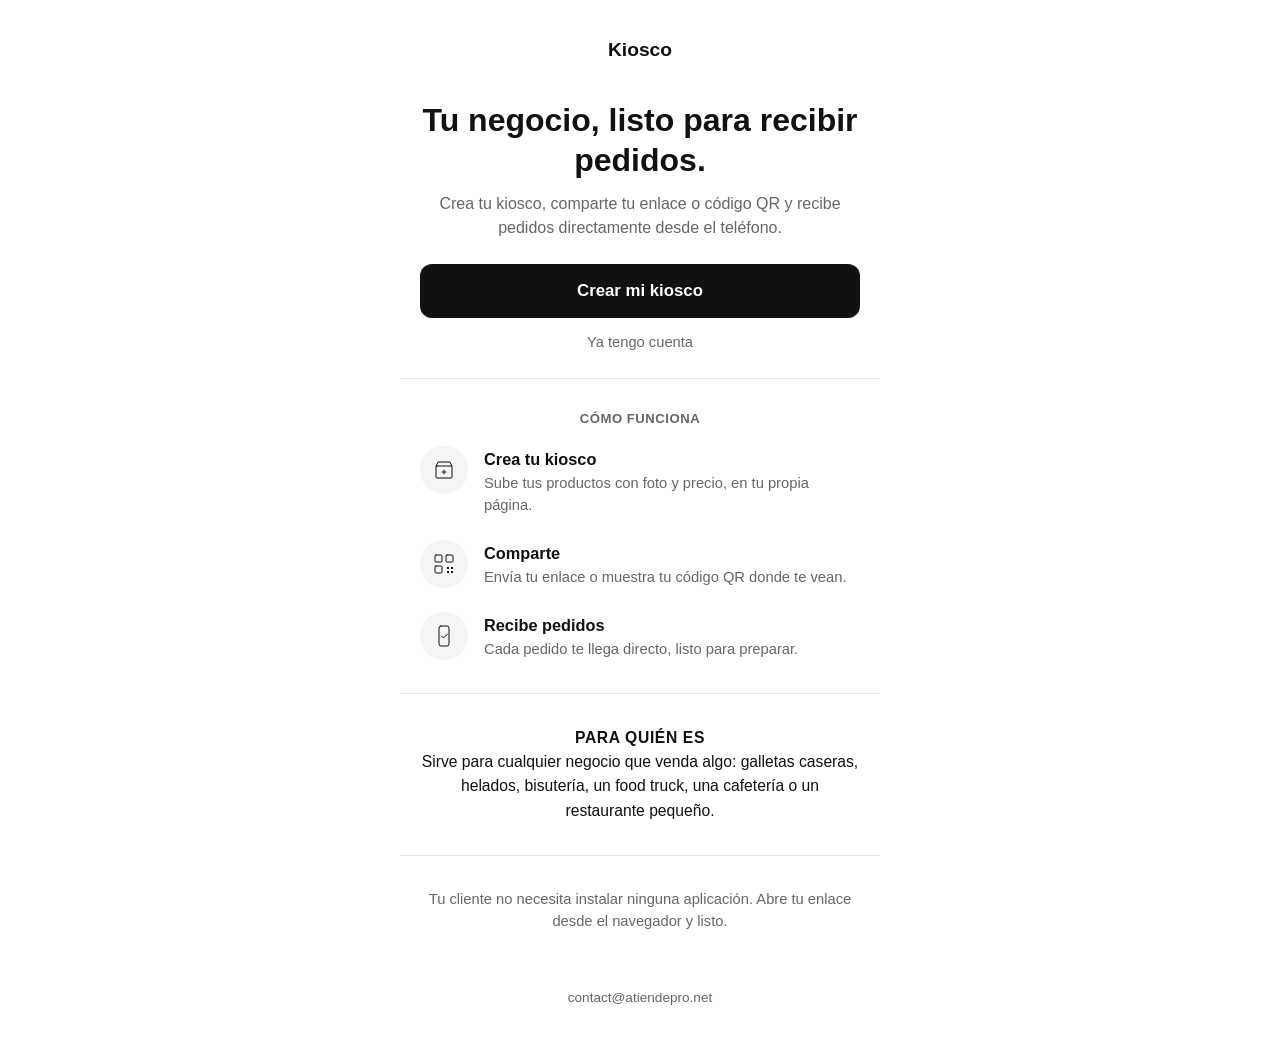
<file: kiosco/index.html>
<!DOCTYPE html>
<html lang="es">
<head>
<meta charset="UTF-8">
<meta name="viewport" content="width=device-width, initial-scale=1">
<title>Kiosco — recibe pedidos desde tu teléfono</title>
<meta name="description" content="Crea tu kiosco, comparte tu enlace o código QR y recibe pedidos directamente desde el teléfono.">
<link rel="stylesheet" href="css/landing.css">
</head>
<body>

<p class="marca">Kiosco</p>

<div class="hero">
  <h1>Tu negocio, listo para recibir pedidos.</h1>
  <p>Crea tu kiosco, comparte tu enlace o código QR y recibe pedidos directamente desde el teléfono.</p>
  <a class="boton-primario" href="/crear-cuenta">Crear mi kiosco</a>
  <a class="enlace-secundario" href="/login">Ya tengo cuenta</a>
</div>

<section>
  <p class="titulo-seccion">Cómo funciona</p>
  <div class="pasos">
    <div class="paso">
      <div class="icono-paso">
        <svg viewBox="0 0 48 48" fill="none" stroke="currentColor" stroke-width="2" stroke-linecap="round" stroke-linejoin="round">
          <rect x="8" y="16" width="32" height="24" rx="2"/>
          <path d="M8 16l4-8h24l4 8"/>
          <line x1="24" y1="24" x2="24" y2="32"/>
          <line x1="20" y1="28" x2="28" y2="28"/>
        </svg>
      </div>
      <div class="texto-paso">
        <h2>Crea tu kiosco</h2>
        <p>Sube tus productos con foto y precio, en tu propia página.</p>
      </div>
    </div>
    <div class="paso">
      <div class="icono-paso">
        <svg viewBox="0 0 48 48" fill="none" stroke="currentColor" stroke-width="2" stroke-linecap="round" stroke-linejoin="round">
          <rect x="6" y="6" width="14" height="14" rx="2"/>
          <rect x="28" y="6" width="14" height="14" rx="2"/>
          <rect x="6" y="28" width="14" height="14" rx="2"/>
          <rect x="30" y="30" width="4" height="4" fill="currentColor" stroke="none"/>
          <rect x="38" y="30" width="4" height="4" fill="currentColor" stroke="none"/>
          <rect x="30" y="38" width="4" height="4" fill="currentColor" stroke="none"/>
          <rect x="38" y="38" width="4" height="4" fill="currentColor" stroke="none"/>
        </svg>
      </div>
      <div class="texto-paso">
        <h2>Comparte</h2>
        <p>Envía tu enlace o muestra tu código QR donde te vean.</p>
      </div>
    </div>
    <div class="paso">
      <div class="icono-paso">
        <svg viewBox="0 0 48 48" fill="none" stroke="currentColor" stroke-width="2" stroke-linecap="round" stroke-linejoin="round">
          <rect x="14" y="4" width="20" height="40" rx="4"/>
          <path d="M19 24l4 4 8-8"/>
        </svg>
      </div>
      <div class="texto-paso">
        <h2>Recibe pedidos</h2>
        <p>Cada pedido te llega directo, listo para preparar.</p>
      </div>
    </div>
  </div>
</section>

<section class="para-quien">
  <p class="titulo-seccion">Para quién es</p>
  <p>Sirve para cualquier negocio que venda algo: galletas caseras, helados, bisutería, un food truck, una cafetería o un restaurante pequeño.</p>
</section>

<section class="nota-app">
  <p>Tu cliente no necesita instalar ninguna aplicación. Abre tu enlace desde el navegador y listo.</p>
</section>

<footer>
  <a href="mailto:contact@atiendepro.net">contact@atiendepro.net</a>
</footer>

</body>
</html>
</file>
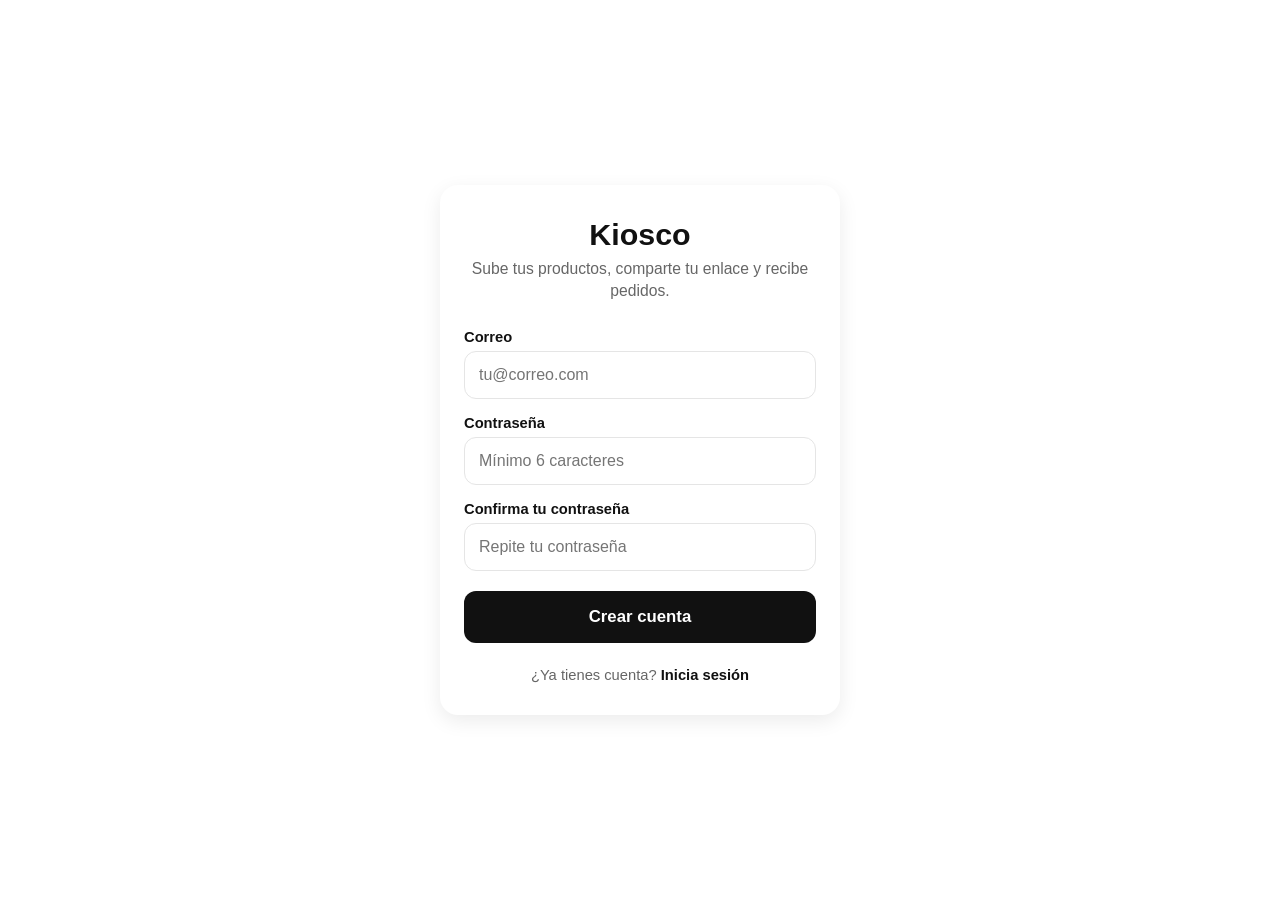
<file: kiosco/crear-cuenta.html>
<!DOCTYPE html>
<html lang="es">
<head>
<meta charset="UTF-8">
<meta name="viewport" content="width=device-width, initial-scale=1">
<title>Crea tu cuenta — Kiosco</title>
<link rel="stylesheet" href="css/estilo.css">
</head>
<body>

<div class="tarjeta">
  <p class="logo">Kiosco</p>

  <div id="vistaRegistro">
    <p class="subtitulo">Sube tus productos, comparte tu enlace y recibe pedidos.</p>

    <form id="formRegistro" novalidate>
      <div class="campo">
        <label for="correo">Correo</label>
        <input type="email" id="correo" name="correo" placeholder="tu@correo.com" autocomplete="email" required>
      </div>

      <div class="campo">
        <label for="clave">Contraseña</label>
        <input type="password" id="clave" name="clave" placeholder="Mínimo 6 caracteres" autocomplete="new-password" minlength="6" required>
      </div>

      <div class="campo">
        <label for="clave2">Confirma tu contraseña</label>
        <input type="password" id="clave2" name="clave2" placeholder="Repite tu contraseña" autocomplete="new-password" required>
      </div>

      <div id="mensaje" class="mensaje" hidden></div>

      <button type="submit" id="btnRegistro">Crear cuenta</button>
    </form>

    <p class="pie">¿Ya tienes cuenta? <a href="/login">Inicia sesión</a></p>
  </div>

  <div id="vistaCorreo" hidden>
    <svg class="icono-sobre" width="52" height="52" viewBox="0 0 24 24" fill="none" stroke="currentColor" stroke-width="1.5" stroke-linecap="round" stroke-linejoin="round" aria-hidden="true">
      <rect x="2" y="4" width="20" height="16" rx="2"></rect>
      <path d="m2 7 10 6 10-6"></path>
    </svg>

    <h1 class="titulo">Revisa tu correo</h1>
    <p class="texto-info">Te enviamos un enlace de confirmación a:</p>
    <p class="correo-destacado" id="correoEnviado"></p>
    <p class="texto-info">Haz clic en el enlace para confirmar tu correo y seguir creando tu kiosco.</p>

    <hr class="separador">

    <p class="texto-secundario">¿No recibiste el correo?</p>

    <div id="mensajeReenvio" class="mensaje" hidden></div>

    <button type="button" id="btnReenviar" class="boton-secundario">Reenviar correo</button>
    <p class="texto-chico">Puede tardar unos segundos. Revisa también Spam o Promociones.</p>

    <p class="pie"><a href="#" id="enlaceCambiarCorreo">¿Usaste otro correo? Cambiar correo</a></p>
  </div>
</div>

<script>
(function () {
  "use strict";

  var SUPABASE_URL = "https://wetpjfpefypgzmcfoxui.supabase.co";
  var SUPABASE_ANON = "sb_publishable_e9LsWcWIJ3O_nmt2oGAJ5Q_JntD51xn";
  var URL_REGISTRO = SUPABASE_URL + "/functions/v1/registro-kiosco";
  var URL_REENVIO = SUPABASE_URL + "/auth/v1/resend";

  // Debe ser idéntico al redirectTo que usa la función registro-kiosco.
  var DESTINO_CONFIRMACION = "https://kiosco.atiendepro.net/app";

  var SEGUNDOS_ESPERA = 60;

  var form = document.getElementById("formRegistro");
  var mensaje = document.getElementById("mensaje");
  var boton = document.getElementById("btnRegistro");
  var campoCorreo = document.getElementById("correo");

  var vistaRegistro = document.getElementById("vistaRegistro");
  var vistaCorreo = document.getElementById("vistaCorreo");
  var correoEnviado = document.getElementById("correoEnviado");
  var btnReenviar = document.getElementById("btnReenviar");
  var mensajeReenvio = document.getElementById("mensajeReenvio");
  var enlaceCambiarCorreo = document.getElementById("enlaceCambiarCorreo");

  var correoRegistrado = "";
  var temporizador = null;
  var segundosRestantes = 0;

  function mostrarMensaje(texto, tipo) {
    mensaje.textContent = texto;
    mensaje.className = "mensaje " + tipo;
    mensaje.hidden = false;
  }

  function mostrarMensajeReenvio(texto, tipo) {
    mensajeReenvio.textContent = texto;
    mensajeReenvio.className = "mensaje " + tipo;
    mensajeReenvio.hidden = false;
  }

  function detenerTemporizador() {
    if (temporizador) {
      clearInterval(temporizador);
      temporizador = null;
    }
  }

  function actualizarTextoBoton() {
    btnReenviar.textContent = "Puedes reenviar en " + segundosRestantes + "s";
  }

  function iniciarCuentaRegresiva() {
    segundosRestantes = SEGUNDOS_ESPERA;
    btnReenviar.disabled = true;
    actualizarTextoBoton();

    detenerTemporizador();
    temporizador = setInterval(function () {
      segundosRestantes -= 1;
      if (segundosRestantes <= 0) {
        detenerTemporizador();
        btnReenviar.disabled = false;
        btnReenviar.textContent = "Reenviar correo";
        return;
      }
      actualizarTextoBoton();
    }, 1000);
  }

  function mostrarVistaCorreo(correo) {
    correoRegistrado = correo;
    correoEnviado.textContent = correo;
    mensajeReenvio.hidden = true;
    detenerTemporizador();
    btnReenviar.disabled = false;
    btnReenviar.textContent = "Reenviar correo";

    vistaRegistro.hidden = true;
    vistaCorreo.hidden = false;
  }

  function volverAFormulario() {
    detenerTemporizador();
    vistaCorreo.hidden = true;
    vistaRegistro.hidden = false;

    mensaje.hidden = true;
    campoCorreo.value = correoRegistrado;
    campoCorreo.focus();
  }

  enlaceCambiarCorreo.addEventListener("click", function (evento) {
    evento.preventDefault();
    volverAFormulario();
  });

  btnReenviar.addEventListener("click", function () {
    detenerTemporizador();
    btnReenviar.disabled = true;
    btnReenviar.textContent = "Enviando…";
    mensajeReenvio.hidden = true;

    fetch(URL_REENVIO, {
      method: "POST",
      headers: {
        "Content-Type": "application/json",
        "apikey": SUPABASE_ANON,
        "Authorization": "Bearer " + SUPABASE_ANON
      },
      body: JSON.stringify({
        type: "signup",
        email: correoRegistrado,
        options: { emailRedirectTo: DESTINO_CONFIRMACION }
      })
    }).then(function (respuesta) {
      if (!respuesta.ok) {
        throw new Error("reenvio-fallo");
      }
      mostrarMensajeReenvio("Te enviamos un nuevo correo de confirmación.", "exito");
      iniciarCuentaRegresiva();
    }).catch(function () {
      btnReenviar.disabled = false;
      btnReenviar.textContent = "Reenviar correo";
      mostrarMensajeReenvio("No se pudo reenviar. Espera un momento e intenta de nuevo.", "error");
    });
  });

  form.addEventListener("submit", function (evento) {
    evento.preventDefault();
    mensaje.hidden = true;

    var correo = campoCorreo.value.trim();
    var clave = document.getElementById("clave").value;
    var clave2 = document.getElementById("clave2").value;

    if (clave.length < 6) {
      mostrarMensaje("La contraseña debe tener al menos 6 caracteres.", "error");
      return;
    }
    if (clave !== clave2) {
      mostrarMensaje("Las contraseñas no coinciden.", "error");
      return;
    }

    boton.disabled = true;
    boton.textContent = "Creando cuenta...";

    fetch(URL_REGISTRO, {
      method: "POST",
      headers: {
        "Content-Type": "application/json",
        "apikey": SUPABASE_ANON,
        "Authorization": "Bearer " + SUPABASE_ANON
      },
      body: JSON.stringify({ email: correo, password: clave })
    }).then(function (respuesta) {
      return respuesta.json();
    }).then(function (datos) {
      boton.disabled = false;
      boton.textContent = "Crear cuenta";

      if (!datos || !datos.ok) {
        mostrarMensaje((datos && datos.mensaje) || "Algo salió mal. Intenta de nuevo en un momento.", "error");
        return;
      }

      mostrarVistaCorreo(correo);
    }).catch(function () {
      boton.disabled = false;
      boton.textContent = "Crear cuenta";
      mostrarMensaje("No se pudo conectar. Revisa tu internet e intenta de nuevo.", "error");
    });
  });
})();
</script>

</body>
</html>
</file>
<file: kiosco/css/landing.css>
/* Landing de Kiosco: blanco y negro, simple, mobile-first. */

:root {
  --fondo: #ffffff;
  --texto: #111111;
  --texto-suave: #666666;
  --negro: #111111;
  --borde: #e5e5e5;
  --radio: 18px;
  --radio-chico: 12px;
}

* {
  box-sizing: border-box;
}

html, body {
  margin: 0;
  padding: 0;
}

body {
  background: var(--fondo);
  color: var(--texto);
  font-family: -apple-system, BlinkMacSystemFont, "Segoe UI", Roboto, Helvetica, Arial, sans-serif;
}

.marca {
  text-align: center;
  padding: 20px 16px 0;
  font-size: 1.2rem;
  font-weight: 800;
  color: var(--negro);
}

.hero {
  padding: 20px 20px 28px;
  max-width: 480px;
  margin: 0 auto;
  text-align: center;
}

.hero h1 {
  font-size: 1.7rem;
  line-height: 1.25;
  font-weight: 800;
  color: var(--negro);
  margin: 0 0 12px;
}

.hero p {
  font-size: 1rem;
  line-height: 1.5;
  color: var(--texto-suave);
  margin: 0 0 24px;
}

.boton-primario {
  display: block;
  width: 100%;
  min-height: 54px;
  line-height: 54px;
  border: none;
  border-radius: var(--radio-chico);
  background: var(--negro);
  color: #fff;
  font-size: 1.05rem;
  font-weight: 700;
  text-align: center;
  text-decoration: none;
  transition: transform 0.1s ease, opacity 0.15s ease;
}

.boton-primario:active {
  transform: scale(0.98);
}

.enlace-secundario {
  display: block;
  margin-top: 16px;
  font-size: 0.92rem;
  color: var(--texto-suave);
  text-decoration: none;
}

.enlace-secundario:hover,
.enlace-secundario:active {
  color: var(--negro);
  text-decoration: underline;
}

section {
  max-width: 480px;
  margin: 0 auto;
  padding: 32px 20px;
  border-top: 1px solid var(--borde);
}

.titulo-seccion {
  font-size: 0.82rem;
  font-weight: 800;
  text-transform: uppercase;
  letter-spacing: 0.04em;
  color: var(--texto-suave);
  margin: 0 0 20px;
  text-align: center;
}

.pasos {
  display: flex;
  flex-direction: column;
  gap: 24px;
}

.paso {
  display: flex;
  align-items: flex-start;
  gap: 16px;
}

.icono-paso {
  flex-shrink: 0;
  width: 48px;
  height: 48px;
  border-radius: 50%;
  background: #f5f5f5;
  display: flex;
  align-items: center;
  justify-content: center;
  color: var(--negro);
}

.icono-paso svg {
  width: 24px;
  height: 24px;
}

.texto-paso h2 {
  font-size: 1.02rem;
  font-weight: 700;
  color: var(--negro);
  margin: 4px 0 4px;
}

.texto-paso p {
  font-size: 0.92rem;
  line-height: 1.45;
  color: var(--texto-suave);
  margin: 0;
}

.para-quien {
  text-align: center;
}

.para-quien p {
  font-size: 0.98rem;
  line-height: 1.55;
  color: var(--texto);
  margin: 0;
}

.nota-app {
  text-align: center;
}

.nota-app p {
  font-size: 0.92rem;
  line-height: 1.5;
  color: var(--texto-suave);
  margin: 0;
}

footer {
  max-width: 480px;
  margin: 0 auto;
  padding: 24px 20px 32px;
  text-align: center;
}

footer a {
  color: var(--texto-suave);
  text-decoration: none;
  font-size: 0.85rem;
}

footer a:hover,
footer a:active {
  color: var(--negro);
  text-decoration: underline;
}

@media (min-width: 560px) {
  .hero h1 {
    font-size: 2rem;
  }

  .boton-primario {
    width: auto;
    padding: 0 40px;
    margin: 0 auto;
  }
}
</file>
<file: kiosco/css/estilo.css>
/* Identidad visual de Kiosco: blanco y negro, simple, mobile-first. */

:root {
  --fondo: #ffffff;
  --papel: #ffffff;
  --texto: #111111;
  --texto-suave: #666666;
  --negro: #111111;
  --borde: #e5e5e5;
  --error-fondo: #fdeceb;
  --error-texto: #b8402c;
  --exito-fondo: #ecf6ee;
  --exito-texto: #3f7a4c;
  --radio: 18px;
  --radio-chico: 12px;
  --sombra: 0 6px 20px rgba(17, 17, 17, 0.08);
}

* {
  box-sizing: border-box;
}

html, body {
  margin: 0;
  padding: 0;
}

body {
  min-height: 100vh;
  background: var(--fondo);
  color: var(--texto);
  font-family: -apple-system, BlinkMacSystemFont, "Segoe UI", Roboto, Helvetica, Arial, sans-serif;
  display: flex;
  align-items: center;
  justify-content: center;
  padding: 24px 16px;
}

.tarjeta {
  background: var(--papel);
  border-radius: var(--radio);
  box-shadow: var(--sombra);
  padding: 32px 24px;
  width: 100%;
  max-width: 400px;
}

.logo {
  text-align: center;
  font-size: 1.9rem;
  font-weight: 800;
  color: var(--negro);
  margin: 0 0 6px;
}

.subtitulo {
  text-align: center;
  color: var(--texto-suave);
  margin: 0 0 28px;
  font-size: 0.98rem;
  line-height: 1.4;
}

form {
  display: flex;
  flex-direction: column;
  gap: 16px;
}

form[hidden] {
  display: none;
}

label {
  font-size: 0.92rem;
  font-weight: 600;
  margin-bottom: 6px;
  display: block;
  color: var(--texto);
}

.campo {
  display: flex;
  flex-direction: column;
}

.campo[hidden] {
  display: none;
}

input[type="email"],
input[type="password"],
input[type="text"],
input[type="tel"],
textarea {
  min-height: 48px;
  padding: 12px 14px;
  border: 1.5px solid var(--borde);
  border-radius: var(--radio-chico);
  font-size: 16px;
  color: var(--texto);
  background: var(--fondo);
  outline: none;
  transition: border-color 0.15s ease;
  width: 100%;
  font-family: inherit;
}

textarea {
  resize: vertical;
  min-height: 72px;
}

input:focus,
textarea:focus {
  border-color: var(--negro);
}

button[type="submit"] {
  min-height: 52px;
  border: none;
  border-radius: var(--radio-chico);
  background: var(--negro);
  color: #fff;
  font-size: 1.05rem;
  font-weight: 700;
  cursor: pointer;
  transition: transform 0.1s ease, opacity 0.15s ease;
  margin-top: 4px;
}

button[type="submit"]:active {
  transform: scale(0.98);
}

button[type="submit"]:disabled {
  opacity: 0.65;
  cursor: default;
  transform: none;
}

.boton-secundario {
  min-height: 52px;
  border: 1.5px solid var(--negro);
  border-radius: var(--radio-chico);
  background: var(--fondo);
  color: var(--negro);
  font-size: 1.05rem;
  font-weight: 700;
  cursor: pointer;
  transition: transform 0.1s ease, opacity 0.15s ease;
  width: 100%;
}

.boton-secundario:active {
  transform: scale(0.98);
}

.mensaje {
  border-radius: var(--radio-chico);
  padding: 12px 14px;
  font-size: 0.92rem;
  line-height: 1.4;
}

.mensaje.error {
  background: var(--error-fondo);
  color: var(--error-texto);
}

.mensaje.exito {
  background: var(--exito-fondo);
  color: var(--exito-texto);
}

.pie {
  text-align: center;
  margin: 24px 0 0;
  font-size: 0.92rem;
  color: var(--texto-suave);
}

.pie a {
  color: var(--negro);
  font-weight: 700;
  text-decoration: none;
}

.pie a:hover,
.pie a:active {
  text-decoration: underline;
}

/* ---- Confirmación de correo ---- */

.icono-sobre {
  display: block;
  margin: 0 auto 20px;
  color: var(--negro);
}

.texto-info {
  text-align: center;
  color: var(--texto-suave);
  margin: 0 0 14px;
  font-size: 0.95rem;
  line-height: 1.5;
}

.correo-destacado {
  text-align: center;
  color: var(--negro);
  font-weight: 800;
  margin: 0 0 14px;
  font-size: 1rem;
  word-break: break-all;
}

.separador {
  height: 1px;
  border: none;
  background: var(--borde);
  margin: 24px 0 20px;
}

.texto-secundario {
  text-align: center;
  color: var(--texto);
  font-weight: 700;
  margin: 0 0 14px;
  font-size: 0.95rem;
}

.texto-chico {
  text-align: center;
  color: var(--texto-suave);
  font-size: 0.82rem;
  line-height: 1.4;
  margin: 12px 0 0;
}

.boton-primario {
  min-height: 52px;
  width: 100%;
  border: none;
  border-radius: var(--radio-chico);
  background: var(--negro);
  color: #fff;
  font-size: 1.05rem;
  font-weight: 700;
  cursor: pointer;
  transition: transform 0.1s ease, opacity 0.15s ease;
}

.boton-primario:active {
  transform: scale(0.98);
}

.boton-primario:disabled {
  opacity: 0.65;
  cursor: default;
  transform: none;
}

.insignia-exito {
  text-align: center;
  color: var(--exito-texto);
  font-weight: 700;
  font-size: 0.95rem;
  margin: 0 0 12px;
}

.envoltorio {
  width: 100%;
  max-width: 400px;
  display: flex;
  flex-direction: column;
  gap: 14px;
}

.topbar {
  display: flex;
  align-items: center;
  justify-content: space-between;
  padding: 0 4px;
}

.topbar .marca {
  font-weight: 800;
  font-size: 1.1rem;
  color: var(--negro);
}

.salir {
  background: none;
  border: none;
  color: var(--texto-suave);
  font-size: 0.85rem;
  cursor: pointer;
  padding: 6px 4px;
}

.salir:hover,
.salir:active {
  color: var(--negro);
  text-decoration: underline;
}

.titulo {
  text-align: center;
  font-size: 1.4rem;
  font-weight: 800;
  color: var(--negro);
  margin: 0 0 6px;
}

.ayuda-slug {
  margin: 6px 2px 0;
  font-size: 0.85rem;
  color: var(--texto-suave);
  line-height: 1.4;
}

.ayuda-slug strong {
  color: var(--texto);
  word-break: break-all;
}

.campo-enlace {
  display: flex;
  flex-direction: column;
  gap: 6px;
  margin-bottom: 24px;
}

.enlace-publico {
  display: block;
  padding: 12px 14px;
  border: 1.5px solid var(--borde);
  border-radius: var(--radio-chico);
  background: #fafafa;
  color: var(--negro);
  font-weight: 600;
  text-decoration: none;
  word-break: break-all;
}

.enlace-publico:hover,
.enlace-publico:active {
  border-color: var(--negro);
}

.nota {
  text-align: center;
  color: var(--texto-suave);
  margin: 0 0 24px;
  font-size: 0.92rem;
}

.tabs {
  display: flex;
  gap: 4px;
  padding: 4px;
  background: #f5f5f5;
  border-radius: var(--radio-chico);
}

.tabs[hidden] {
  display: none;
}

.tab {
  flex: 1;
  min-height: 44px;
  border: none;
  border-radius: 9px;
  background: transparent;
  color: var(--texto-suave);
  font-weight: 700;
  font-size: 0.95rem;
  cursor: pointer;
  transition: background 0.15s ease, color 0.15s ease;
}

.tab.activo {
  background: var(--negro);
  color: #fff;
}

.bloque-seccion {
  margin-bottom: 28px;
}

.bloque-seccion:last-child {
  margin-bottom: 0;
}

.encabezado-bloque {
  display: flex;
  align-items: center;
  justify-content: space-between;
  gap: 10px;
  margin-bottom: 12px;
}

.subtitulo-seccion {
  font-size: 1.05rem;
  font-weight: 800;
  color: var(--negro);
  margin: 0;
}

.boton-chico {
  min-height: 40px;
  padding: 0 14px;
  border: 1.5px solid var(--negro);
  border-radius: var(--radio-chico);
  background: var(--fondo);
  color: var(--negro);
  font-weight: 700;
  font-size: 0.88rem;
  cursor: pointer;
  flex-shrink: 0;
  transition: transform 0.1s ease;
}

.boton-chico:active {
  transform: scale(0.96);
}

.boton-chico:disabled {
  opacity: 0.55;
  cursor: default;
  transform: none;
}

/* ---- "Redactar descripción" en el formulario de producto ----
   Botón chico a propósito: es una ayuda opcional, no compite con el botón
   de Guardar. La propuesta nunca aparece dentro del campo, siempre en su
   propia caja debajo, y solo pasa al campo si el dueño toca "Usar
   descripción". */

.ayuda-detalles-producto {
  margin: 6px 0 0;
  font-size: 0.85rem;
  color: var(--texto-suave);
  line-height: 1.4;
}

.boton-escribir-ia {
  align-self: flex-start;
  margin-top: 10px;
}

.ayuda-escribir-ia {
  margin: 6px 0 0;
  font-size: 0.85rem;
  color: var(--texto-suave);
  line-height: 1.4;
}

.ayuda-escribir-ia[hidden] {
  display: none;
}

.caja-propuesta-ia {
  margin-top: 12px;
  padding: 14px;
  border: 1.5px solid var(--borde);
  border-radius: var(--radio-chico);
  background: #f5f5f5;
}

.caja-propuesta-ia[hidden] {
  display: none;
}

.titulo-propuesta-ia {
  margin: 0 0 8px;
  font-size: 0.8rem;
  font-weight: 700;
  text-transform: uppercase;
  letter-spacing: 0.03em;
  color: var(--texto-suave);
}

.texto-propuesta-ia {
  margin: 0 0 12px;
  font-size: 0.95rem;
  color: var(--texto);
  line-height: 1.45;
}

.fila-acciones-propuesta-ia {
  display: flex;
  gap: 10px;
  flex-wrap: wrap;
}

.nota-lista {
  text-align: left;
  color: var(--texto-suave);
  font-size: 0.9rem;
  margin: 0;
  line-height: 1.4;
}

.fila-categoria {
  display: flex;
  align-items: center;
  justify-content: space-between;
  gap: 10px;
  padding: 12px 2px;
  border-bottom: 1px solid var(--borde);
}

.fila-categoria:last-child {
  border-bottom: none;
}

.nombre-categoria {
  font-weight: 600;
  color: var(--texto);
  flex: 1;
  min-width: 0;
  overflow-wrap: anywhere;
}

.acciones-categoria {
  display: flex;
  gap: 14px;
  flex-shrink: 0;
}

.link-accion {
  background: none;
  border: none;
  padding: 6px 2px;
  font-size: 0.85rem;
  font-weight: 700;
  color: var(--texto-suave);
  cursor: pointer;
}

.link-accion:active {
  color: var(--negro);
}

.link-eliminar {
  color: var(--error-texto);
}

.link-eliminar:active {
  color: var(--error-texto);
  opacity: 0.7;
}

.titulo-grupo {
  font-size: 0.82rem;
  font-weight: 800;
  text-transform: uppercase;
  letter-spacing: 0.04em;
  color: var(--texto-suave);
  margin: 20px 0 8px;
}

.grupo-productos:first-child .titulo-grupo {
  margin-top: 0;
}

.fila-producto {
  padding: 14px 0;
  border-bottom: 1px solid var(--borde);
}

.fila-producto:last-child {
  border-bottom: none;
}

.fila-opcion {
  padding: 10px 0;
  border-bottom: 1px solid var(--borde);
}

.fila-opcion:last-child {
  border-bottom: none;
}

.info-producto,
.info-opcion {
  display: flex;
  align-items: flex-start;
  justify-content: space-between;
  gap: 10px;
  margin-bottom: 10px;
}

.miniatura-y-nombre {
  display: flex;
  align-items: center;
  gap: 12px;
  min-width: 0;
  flex: 1;
}

.miniatura-producto {
  width: 48px;
  height: 48px;
  flex-shrink: 0;
  border-radius: 10px;
  overflow: hidden;
  background: #f5f5f5;
}

.miniatura-producto img {
  width: 100%;
  height: 100%;
  object-fit: cover;
  display: block;
}

.nombre-precio,
.nombre-precio-opcion {
  display: flex;
  flex-direction: column;
  gap: 2px;
  min-width: 0;
}

.nombre-producto,
.nombre-opcion {
  font-weight: 700;
  color: var(--texto);
  overflow-wrap: anywhere;
}

.nombre-opcion.no-disponible {
  color: var(--texto-suave);
  text-decoration: line-through;
}

.precio-producto,
.precio-opcion {
  color: var(--texto-suave);
  font-size: 0.92rem;
}

.acciones-producto,
.acciones-opcion {
  display: flex;
  gap: 12px;
  flex-shrink: 0;
}

.boton-disponibilidad {
  width: 100%;
  min-height: 52px;
  border-radius: var(--radio-chico);
  border: 1.5px solid transparent;
  font-weight: 800;
  font-size: 1rem;
  cursor: pointer;
  transition: transform 0.1s ease, opacity 0.15s ease;
}

.boton-disponibilidad:active {
  transform: scale(0.98);
}

.boton-disponibilidad:disabled {
  opacity: 0.6;
  cursor: default;
  transform: none;
}

.boton-disponibilidad.disponible {
  background: var(--exito-fondo);
  color: var(--exito-texto);
}

.boton-disponibilidad.agotado {
  background: var(--error-fondo);
  color: var(--error-texto);
}

.boton-peligro {
  min-height: 52px;
  width: 100%;
  border: 1.5px solid var(--error-texto);
  border-radius: var(--radio-chico);
  background: var(--fondo);
  color: var(--error-texto);
  font-weight: 700;
  font-size: 1.02rem;
  cursor: pointer;
  margin-top: 12px;
  transition: transform 0.1s ease;
}

.boton-peligro:active {
  transform: scale(0.98);
}

select {
  min-height: 48px;
  padding: 12px 14px;
  border: 1.5px solid var(--borde);
  border-radius: var(--radio-chico);
  font-size: 16px;
  color: var(--texto);
  background: var(--fondo);
  outline: none;
  width: 100%;
  font-family: inherit;
}

select:focus {
  border-color: var(--negro);
}

/* ---- Pedidos ---- */

.fila-pedido {
  padding: 16px 14px;
  margin-bottom: 14px;
  border: 1.5px solid var(--borde);
  border-radius: var(--radio-chico);
}

.fila-pedido:last-child {
  margin-bottom: 0;
}

.fila-pedido.pedido-nuevo {
  border-color: var(--negro);
}

.encabezado-pedido {
  display: flex;
  align-items: center;
  gap: 10px;
  margin-bottom: 8px;
}

.numero-pedido {
  font-weight: 800;
  color: var(--negro);
  font-size: 1rem;
}

.badge-nuevo {
  background: var(--negro);
  color: #fff;
  font-size: 0.72rem;
  font-weight: 800;
  text-transform: uppercase;
  letter-spacing: 0.03em;
  padding: 3px 8px;
  border-radius: 20px;
}

.hora-pedido {
  margin-left: auto;
  color: var(--texto-suave);
  font-size: 0.88rem;
}

.cliente-pedido {
  display: flex;
  flex-direction: column;
  gap: 1px;
  margin-bottom: 10px;
}

.nombre-cliente {
  font-weight: 700;
  color: var(--texto);
  overflow-wrap: anywhere;
}

.telefono-cliente {
  font-size: 0.88rem;
  color: var(--texto-suave);
}

.items-pedido {
  border-top: 1px solid var(--borde);
  border-bottom: 1px solid var(--borde);
  padding: 8px 0;
  margin-bottom: 10px;
  display: flex;
  flex-direction: column;
  gap: 4px;
}

.item-pedido {
  display: flex;
  align-items: baseline;
  justify-content: space-between;
  gap: 10px;
  font-size: 0.92rem;
  color: var(--texto);
}

.pie-pedido {
  display: flex;
  align-items: center;
  justify-content: space-between;
  gap: 10px;
  margin-bottom: 6px;
}

.modalidad-pedido {
  font-size: 0.88rem;
  font-weight: 700;
  color: var(--texto-suave);
}

.total-pedido {
  font-weight: 800;
  color: var(--negro);
  font-size: 1.02rem;
}

.opciones-item-pedido {
  margin: -2px 0 2px;
  padding-left: 14px;
  font-size: 0.84rem;
  line-height: 1.35;
  color: var(--texto-suave);
  overflow-wrap: anywhere;
}

.fila-pedido.pedido-cancelado {
  background: #f7f7f7;
  border-style: dashed;
}

.badge-cancelado {
  background: var(--error-fondo);
  color: var(--error-texto);
  font-size: 0.72rem;
  font-weight: 800;
  text-transform: uppercase;
  letter-spacing: 0.03em;
  padding: 3px 8px;
  border-radius: 20px;
}

.pedido-cancelado .total-pedido {
  text-decoration: line-through;
  color: var(--texto-suave);
}

.direccion-pedido,
.nota-pedido {
  font-size: 0.88rem;
  color: var(--texto-suave);
  margin: 0 0 6px;
  line-height: 1.4;
  overflow-wrap: anywhere;
}

.estado-pedido {
  display: flex;
  align-items: center;
  gap: 10px;
  margin-top: 10px;
}

.estado-pedido label {
  margin: 0;
  font-size: 0.85rem;
  flex-shrink: 0;
}

.select-estado {
  width: auto;
  min-height: 40px;
  padding: 8px 10px;
  font-size: 0.9rem;
}

.pago-pedido {
  display: flex;
  align-items: center;
  justify-content: space-between;
  gap: 10px;
  margin: 10px 0 0;
  padding-top: 10px;
  border-top: 1px solid var(--borde);
}

.metodo-pago-pedido {
  font-size: 0.88rem;
  font-weight: 700;
  color: var(--texto);
  overflow-wrap: anywhere;
}

.badge-estado-pago {
  flex-shrink: 0;
  font-size: 0.72rem;
  font-weight: 800;
  text-transform: uppercase;
  letter-spacing: 0.03em;
  padding: 3px 8px;
  border-radius: 20px;
  background: var(--error-fondo);
  color: var(--error-texto);
}

.badge-estado-pago.pagado {
  background: var(--exito-fondo);
  color: var(--exito-texto);
}

.boton-marcar-pagado {
  width: 100%;
  min-height: 44px;
  margin-top: 10px;
  font-size: 0.92rem;
}

.comprobante-pedido {
  margin-top: 10px;
}

.badge-comprobante {
  min-height: 36px;
  padding: 0 14px;
  border: 1.5px solid var(--negro);
  border-radius: 20px;
  background: var(--fondo);
  color: var(--negro);
  font-weight: 700;
  font-size: 0.85rem;
  cursor: pointer;
}

.badge-comprobante:active {
  transform: scale(0.97);
}

.imagen-comprobante {
  margin-top: 10px;
}

.imagen-comprobante img {
  width: 100%;
  border-radius: var(--radio-chico);
  display: block;
}

/* ---- Logo y portada ---- */

.bloque-imagen {
  margin-bottom: 28px;
}

.previsualizacion-logo,
.previsualizacion-portada,
.previsualizacion-producto {
  overflow: hidden;
  background: #fafafa;
  border: 1.5px dashed var(--borde);
  border-radius: var(--radio-chico);
  display: flex;
  align-items: center;
  justify-content: center;
  margin-bottom: 12px;
}

.previsualizacion-logo {
  width: 96px;
  height: 96px;
  border-radius: 50%;
}

.previsualizacion-portada {
  width: 100%;
  aspect-ratio: 2 / 1;
}

.previsualizacion-producto {
  width: 100%;
  max-width: 220px;
  aspect-ratio: 1 / 1;
}

.previsualizacion-logo img,
.previsualizacion-portada img,
.previsualizacion-producto img {
  width: 100%;
  height: 100%;
  object-fit: cover;
}

.marcador-vacio {
  color: var(--texto-suave);
  font-size: 0.8rem;
  text-align: center;
  padding: 0 8px;
}

.fila-botones-imagen {
  display: flex;
  align-items: center;
  gap: 16px;
}

.boton-imagen {
  flex: 1;
}

.boton-quitar-imagen {
  background: none;
  border: none;
  color: var(--error-texto);
  font-weight: 700;
  font-size: 0.9rem;
  cursor: pointer;
  padding: 8px 4px;
  flex-shrink: 0;
}

.boton-quitar-imagen:active {
  opacity: 0.7;
}

.estado-imagen {
  margin: 10px 0 0;
  font-size: 0.88rem;
  color: var(--texto-suave);
  line-height: 1.4;
}

.estado-imagen.error {
  color: var(--error-texto);
}

/* ---- Compartir ---- */

.ayuda-boton-desactivado {
  margin: 8px 2px 0;
  font-size: 0.85rem;
  color: var(--texto-suave);
  text-align: center;
}

.campo-enlace-compartir {
  margin-bottom: 14px;
}

.fila-botones-compartir {
  display: flex;
  gap: 10px;
  margin-bottom: 14px;
}

.fila-botones-compartir .boton-secundario {
  margin-top: 0;
}

.fila-botones-compartir:last-child {
  margin-bottom: 0;
}

.boton-secundario.confirmado {
  background: var(--negro);
  color: #fff;
}

.caja-qr {
  display: flex;
  align-items: center;
  justify-content: center;
  padding: 16px;
  margin-bottom: 14px;
  background: #ffffff;
  border: 1.5px solid var(--borde);
  border-radius: var(--radio-chico);
}

.caja-qr canvas {
  display: block;
  width: 100%;
  max-width: 260px;
  aspect-ratio: 1 / 1;
  height: auto;
  flex-shrink: 0;
}

/* ---- Selector de tema ---- */

.opciones-tema {
  display: flex;
  gap: 12px;
}

.tarjeta-tema {
  flex: 1;
  display: flex;
  flex-direction: column;
  align-items: center;
  gap: 10px;
  padding: 12px;
  border: 1.5px solid var(--borde);
  border-radius: var(--radio-chico);
  background: var(--fondo);
  cursor: pointer;
  transition: border-color 0.15s ease, transform 0.1s ease;
}

.tarjeta-tema:active {
  transform: scale(0.98);
}

.tarjeta-tema:disabled {
  opacity: 0.6;
  cursor: default;
  transform: none;
}

.tarjeta-tema.activo {
  border-color: var(--negro);
  border-width: 2px;
}

.miniatura-tema {
  position: relative;
  width: 100%;
  height: 72px;
  border-radius: 10px;
  overflow: hidden;
  display: flex;
  flex-direction: column;
  justify-content: flex-end;
  padding: 8px;
  gap: 5px;
}

.miniatura-claro {
  background: #f5f5f5;
}

.miniatura-moderno {
  background: #17131f;
}

.mini-banner {
  position: absolute;
  top: 0;
  left: 0;
  right: 0;
  height: 32px;
}

.miniatura-claro .mini-banner {
  background: #e5e5e5;
}

.miniatura-moderno .mini-banner {
  background: linear-gradient(135deg, #ff5b3a, #7c3aed);
}

.mini-logo {
  position: absolute;
  top: 18px;
  left: 8px;
  width: 22px;
  height: 22px;
  border-radius: 50%;
  border: 2px solid #fff;
}

.miniatura-claro .mini-logo {
  background: #111111;
}

.miniatura-moderno .mini-logo {
  background: #ffffff;
}

.mini-linea {
  height: 6px;
  border-radius: 3px;
}

.mini-linea-1 {
  width: 70%;
}

.mini-linea-2 {
  width: 45%;
}

.miniatura-claro .mini-linea {
  background: #bbbbbb;
}

.miniatura-claro .mini-linea-1 {
  background: #333333;
  height: 7px;
}

.miniatura-moderno .mini-linea {
  background: #4a4265;
}

.miniatura-moderno .mini-linea-1 {
  background: #ffffff;
  height: 8px;
}

.nombre-tema {
  font-weight: 700;
  font-size: 0.92rem;
  color: var(--texto);
}

/* ---- Diseño Gourmet (solo negocios con esa plantilla) ---- */

.ayuda-diseno {
  margin: 6px 2px 0;
  font-size: 0.85rem;
  color: var(--texto-suave);
  line-height: 1.4;
}

.ayuda-diseno[hidden] {
  display: none;
}

.campo-diseno {
  margin-top: 16px;
}

.contador-diseno {
  margin: 6px 2px 0;
  font-size: 0.8rem;
  color: var(--texto-suave);
  text-align: right;
}

.etiqueta-diseno {
  margin: 18px 0 8px;
  font-size: 0.92rem;
  font-weight: 600;
  color: var(--texto);
}

.tarjeta-posicion {
  justify-content: center;
  min-height: 52px;
}

.boton-guardar-diseno {
  margin-top: 18px;
}

.mensaje-diseno {
  margin-top: 12px;
}

/* ---- Selector de color ---- */

.opciones-color {
  display: flex;
  flex-wrap: wrap;
  gap: 14px;
}

.circulo-color {
  position: relative;
  width: 52px;
  height: 52px;
  flex-shrink: 0;
  border-radius: 50%;
  border: none;
  background: var(--color-circulo);
  cursor: pointer;
  display: flex;
  align-items: center;
  justify-content: center;
  transition: transform 0.1s ease, box-shadow 0.15s ease;
}

.circulo-color:active {
  transform: scale(0.94);
}

.circulo-color:disabled {
  opacity: 0.7;
  cursor: default;
}

.circulo-color.activo {
  box-shadow: 0 0 0 3px var(--fondo), 0 0 0 5px var(--negro);
}

.marca-color {
  color: #fff;
  font-size: 1.2rem;
  font-weight: 800;
  text-shadow: 0 1px 3px rgba(0, 0, 0, 0.55);
  opacity: 0;
  transition: opacity 0.1s ease;
}

.circulo-color.activo .marca-color {
  opacity: 1;
}

/* ---- Grupos y opciones de producto ---- */

.grupo-opciones {
  border: 1.5px solid var(--borde);
  border-radius: var(--radio-chico);
  padding: 14px;
  margin-bottom: 16px;
}

.grupo-opciones:last-child {
  margin-bottom: 0;
}

.encabezado-grupo {
  display: flex;
  align-items: flex-start;
  justify-content: space-between;
  gap: 10px;
  margin-bottom: 4px;
}

.info-grupo {
  min-width: 0;
}

.nombre-grupo {
  font-weight: 800;
  color: var(--negro);
  margin: 0 0 2px;
  overflow-wrap: anywhere;
}

.meta-grupo {
  font-size: 0.82rem;
  color: var(--texto-suave);
  margin: 0;
}

.acciones-grupo {
  display: flex;
  gap: 14px;
  flex-shrink: 0;
}

.lista-opciones {
  margin-top: 10px;
}

/* ---- Métodos de pago ---- */

.fila-metodo-pago {
  padding: 14px 0;
  border-bottom: 1px solid var(--borde);
}

.fila-metodo-pago:last-child {
  border-bottom: none;
}

.info-metodo-pago {
  display: flex;
  align-items: flex-start;
  justify-content: space-between;
  gap: 10px;
  margin-bottom: 10px;
}

.nombre-tipo-metodo {
  display: flex;
  flex-direction: column;
  gap: 2px;
  min-width: 0;
}

.nombre-metodo-pago {
  font-weight: 700;
  color: var(--texto);
  overflow-wrap: anywhere;
}

.tipo-metodo-pago {
  font-size: 0.85rem;
  color: var(--texto-suave);
}

.acciones-metodo-pago {
  display: flex;
  gap: 12px;
  flex-shrink: 0;
}

.fila-botones-metodo-pago {
  display: flex;
  align-items: center;
  gap: 10px;
}

.fila-botones-metodo-pago .boton-disponibilidad {
  width: auto;
  flex: 1;
  min-height: 44px;
}

.flechas-orden {
  display: flex;
  gap: 6px;
  flex-shrink: 0;
}

.boton-flecha {
  width: 44px;
  height: 44px;
  border-radius: var(--radio-chico);
  border: 1.5px solid var(--borde);
  background: var(--fondo);
  color: var(--negro);
  font-size: 1.1rem;
  font-weight: 700;
  cursor: pointer;
}

.boton-flecha:active {
  transform: scale(0.94);
}

.boton-flecha:disabled {
  opacity: 0.35;
  cursor: default;
}

.aviso-metodo-pago {
  background: var(--gris-claro, #f5f5f5);
  border: 1px solid var(--borde);
  border-radius: var(--radio-chico);
  padding: 12px 14px;
  font-size: 0.9rem;
  color: var(--texto);
  line-height: 1.5;
  margin: 0 0 20px;
}

.lista-tipos-pago {
  display: flex;
  flex-direction: column;
  gap: 10px;
  margin-top: 20px;
}

.boton-tipo-pago {
  min-height: 52px;
  border: 1.5px solid var(--borde);
  border-radius: var(--radio-chico);
  background: var(--fondo);
  color: var(--texto);
  font-weight: 700;
  font-size: 1rem;
  text-align: left;
  padding: 0 16px;
  cursor: pointer;
  transition: transform 0.1s ease, border-color 0.15s ease;
}

.boton-tipo-pago:active {
  transform: scale(0.98);
  border-color: var(--negro);
}

/* ---- Casilla de verificación ---- */

.campo-checkbox {
  flex-direction: row;
}

.etiqueta-checkbox {
  display: flex;
  align-items: flex-start;
  gap: 10px;
  padding: 6px 0;
  font-weight: 600;
  font-size: 0.92rem;
  color: var(--texto);
  cursor: pointer;
  line-height: 1.4;
}

.etiqueta-checkbox input[type="checkbox"] {
  width: 22px;
  height: 22px;
  flex-shrink: 0;
  margin: 1px 0 0;
  accent-color: var(--negro);
}

/* ---- Hoja: Compartir mi kiosco ---- */

html.bloqueo-scroll,
body.bloqueo-scroll {
  overflow: hidden;
}

.hoja-overlay {
  position: fixed;
  inset: 0;
  background: rgba(17, 17, 17, 0.45);
  opacity: 0;
  pointer-events: none;
  transition: opacity 0.2s ease;
  z-index: 40;
}

.hoja-overlay.visible {
  opacity: 1;
  pointer-events: auto;
}

.hoja-compartir {
  position: fixed;
  left: 0;
  right: 0;
  bottom: 0;
  max-width: 400px;
  margin: 0 auto;
  max-height: 88vh;
  background: var(--papel);
  border-radius: var(--radio) var(--radio) 0 0;
  box-shadow: var(--sombra);
  transform: translateY(100%);
  transition: transform 0.25s ease;
  z-index: 41;
  display: flex;
  flex-direction: column;
  padding-bottom: env(safe-area-inset-bottom, 0);
}

.hoja-compartir.visible {
  transform: translateY(0);
}

.hoja-asa {
  width: 40px;
  height: 4px;
  border-radius: 2px;
  background: var(--borde);
  margin: 10px auto 2px;
  flex-shrink: 0;
  touch-action: none;
}

.hoja-encabezado {
  display: flex;
  align-items: center;
  justify-content: space-between;
  gap: 10px;
  padding: 10px 16px 12px;
  flex-shrink: 0;
}

.hoja-encabezado h2 {
  font-size: 1.05rem;
  font-weight: 800;
  color: var(--negro);
  margin: 0;
}

.cerrar-hoja {
  border: none;
  background: #f5f5f5;
  color: var(--negro);
  width: 48px;
  height: 48px;
  border-radius: 50%;
  font-size: 1.1rem;
  cursor: pointer;
  flex-shrink: 0;
}

.cerrar-hoja:active {
  background: #ececec;
}

.hoja-cuerpo {
  overflow-y: auto;
  padding: 4px 16px 20px;
  flex: 1;
  min-height: 0;
}

@media (prefers-reduced-motion: reduce) {
  .hoja-overlay,
  .hoja-compartir {
    transition: none;
  }
}

/* ---- Acceso a la app de pedidos (pestaña Pedidos del panel) ---- */

.acceso-app-pedidos {
  margin: 0 0 24px;
}

.enlace-app-pedidos {
  display: flex;
  align-items: center;
  justify-content: center;
  text-decoration: none;
  box-sizing: border-box;
}

.enlace-app-pedidos:active {
  transform: scale(0.98);
}

.ayuda-app-pedidos {
  margin: 8px 2px 0;
  font-size: 0.85rem;
  color: var(--texto-suave);
  line-height: 1.4;
  text-align: center;
}
</file>
